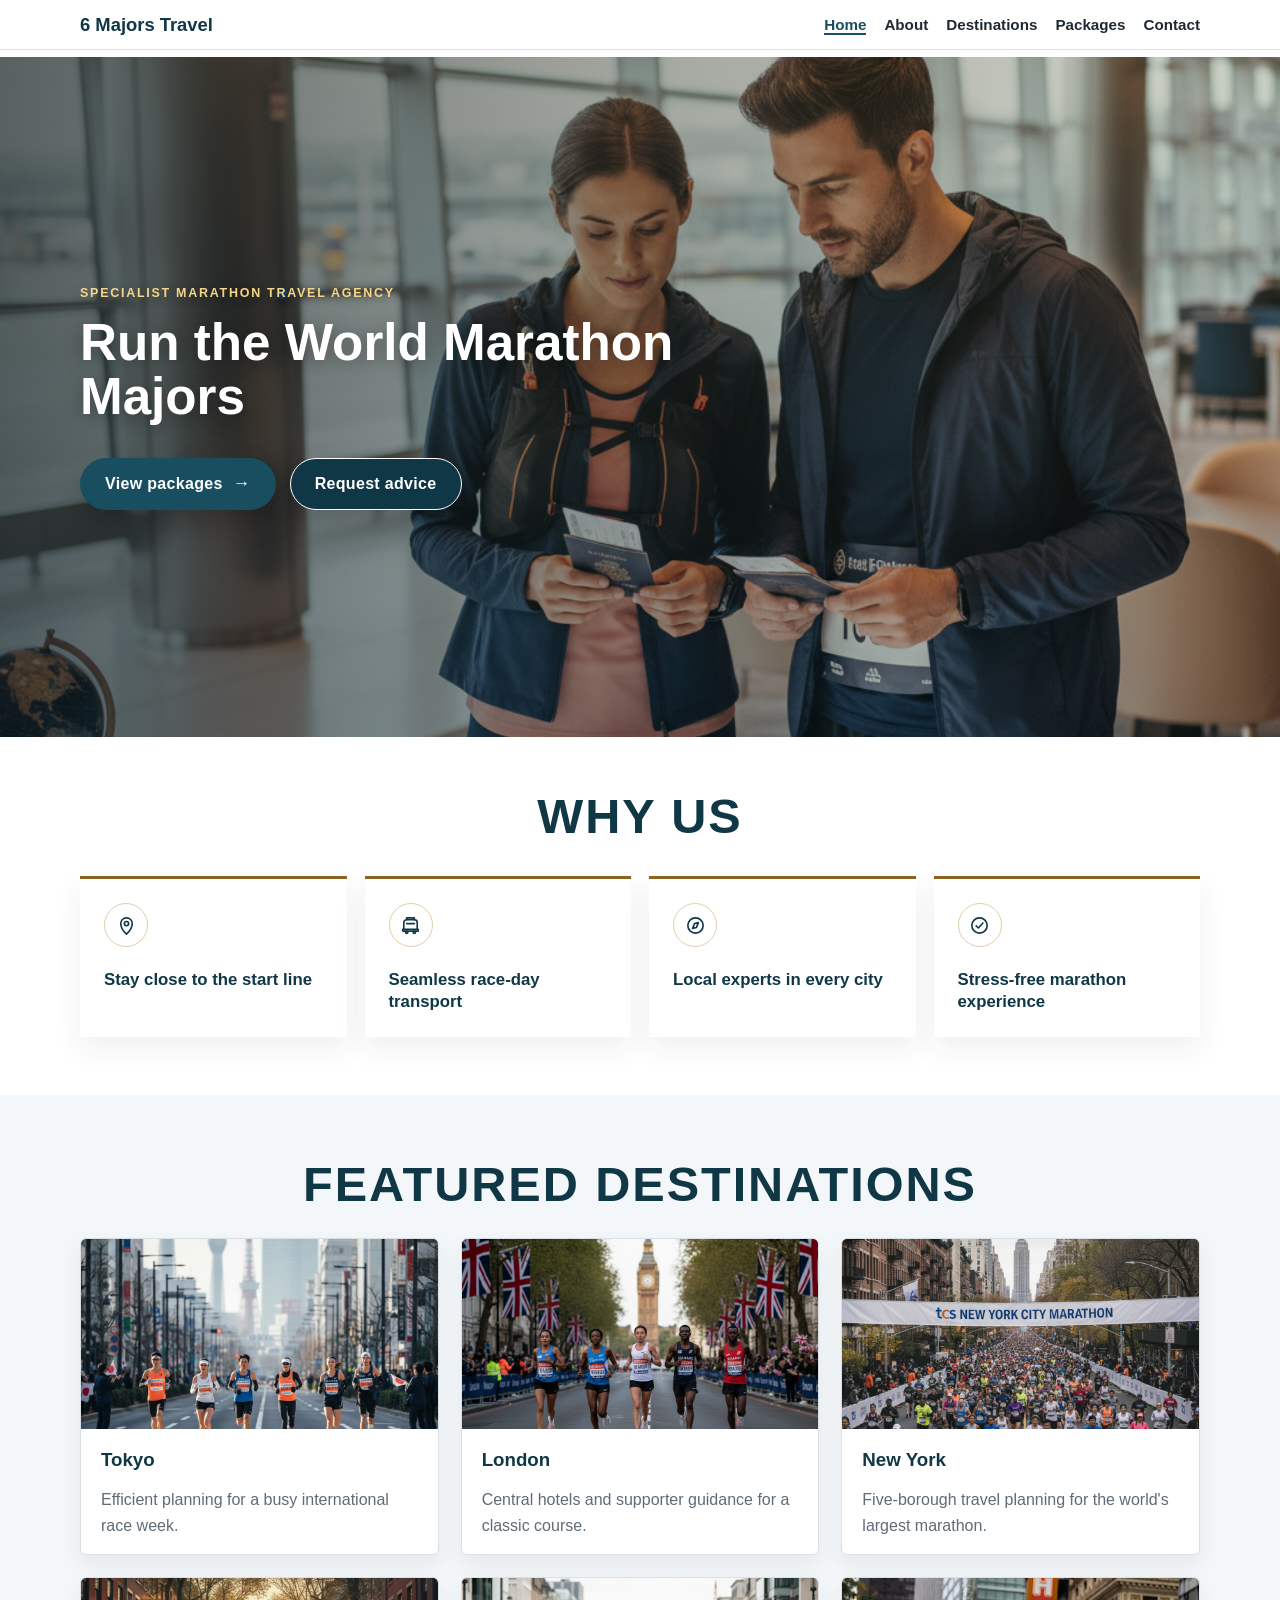
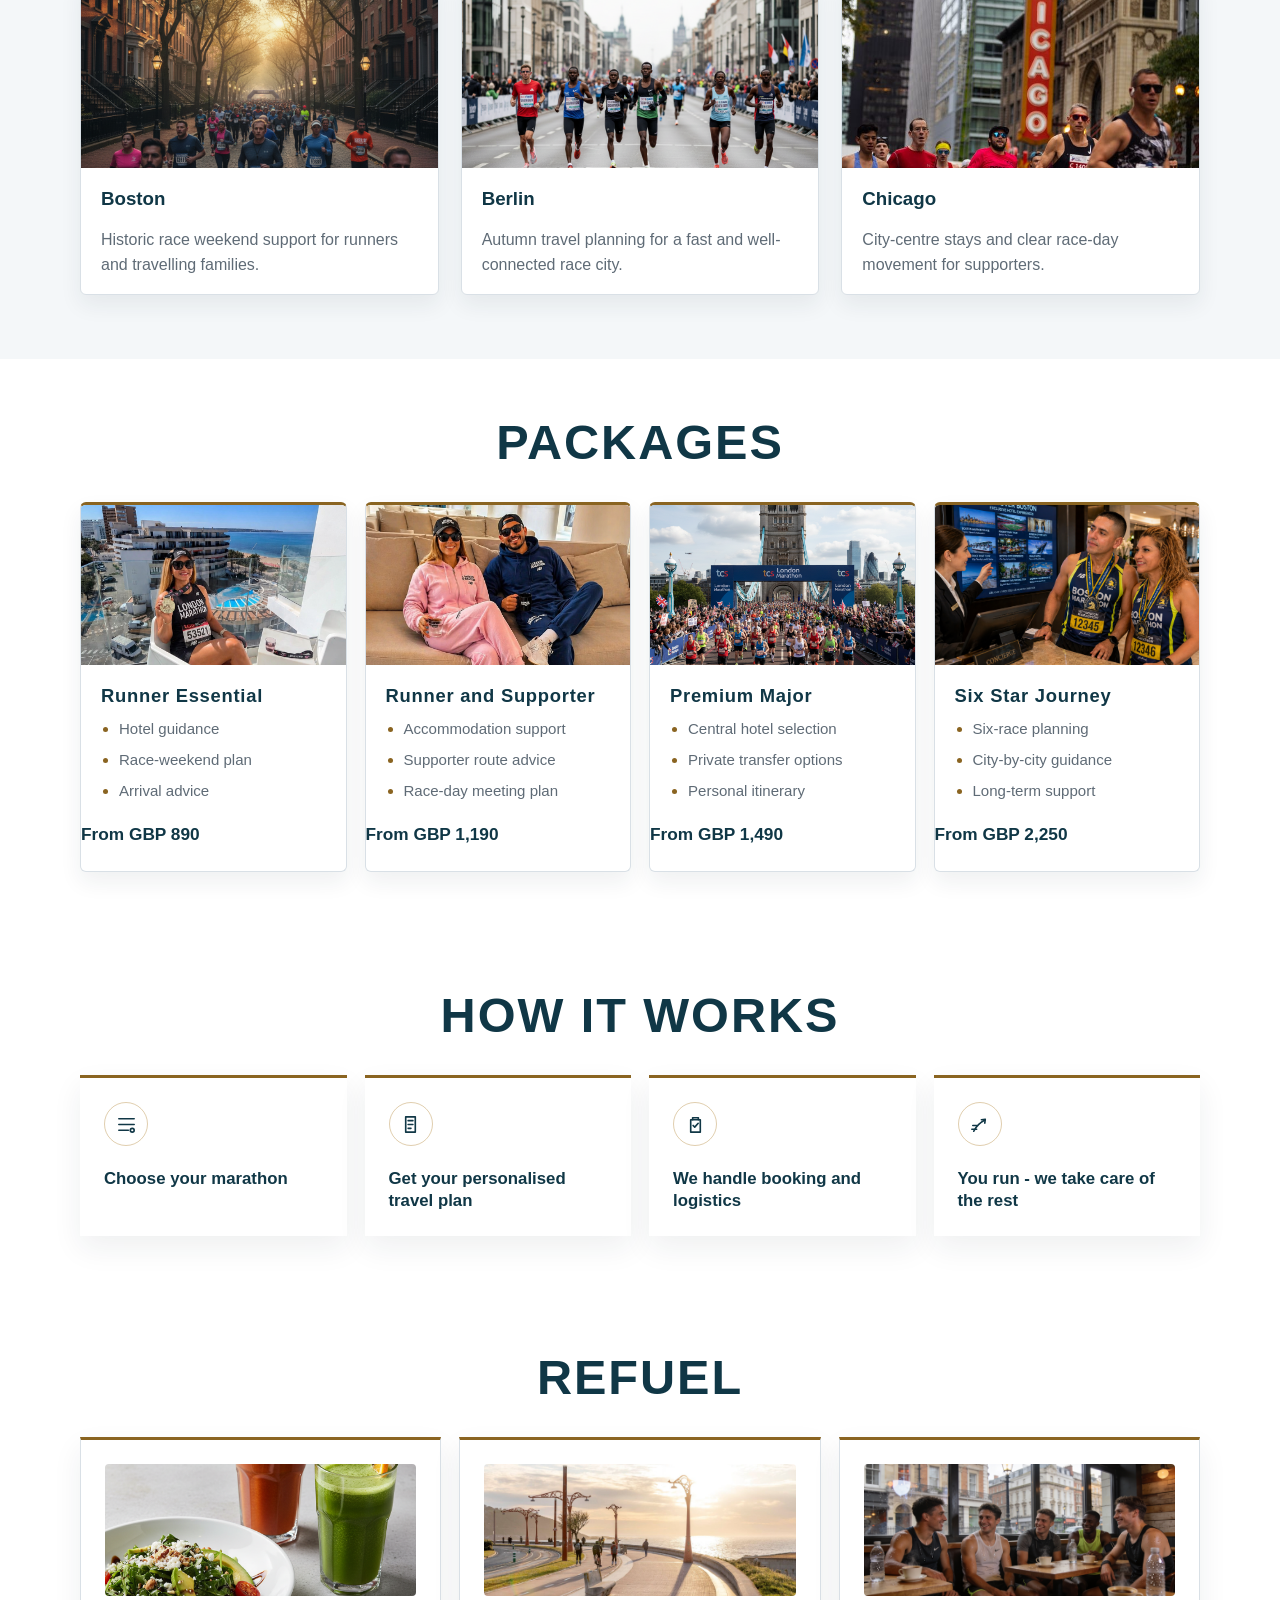
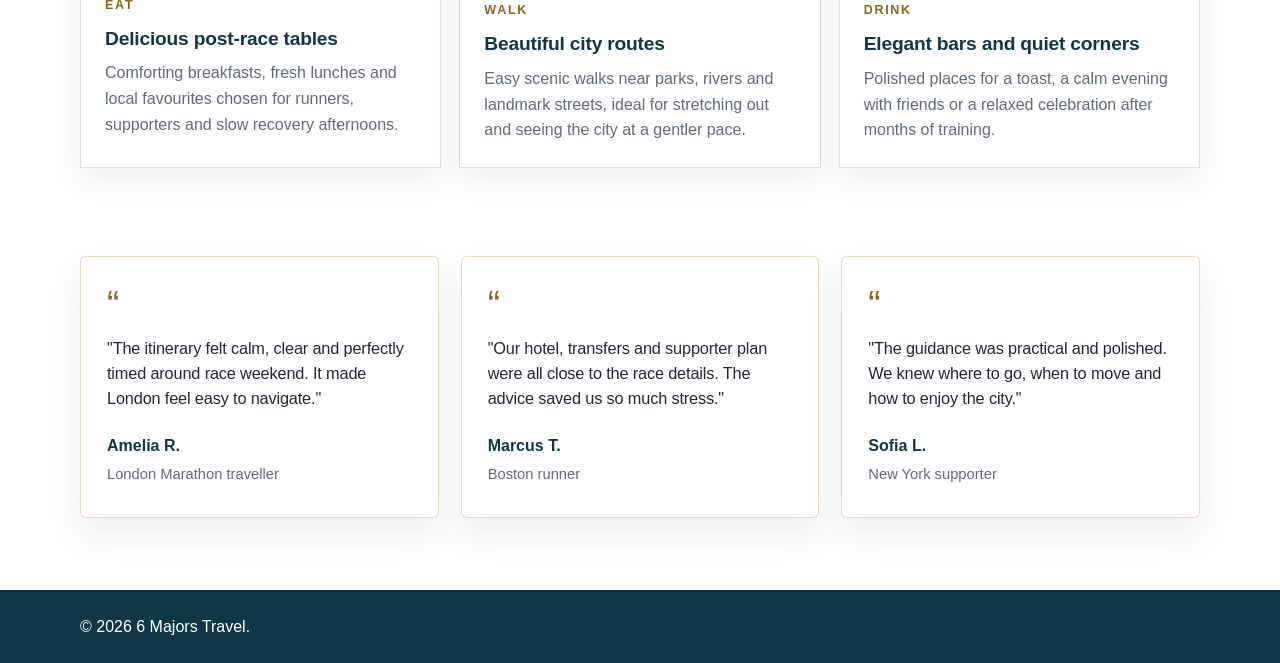
<file: index.html>
﻿<!DOCTYPE html>
<html lang="en">

<head>
  <meta charset="UTF-8">
  <meta name="viewport" content="width=device-width, initial-scale=1.0">
  <title>6 Majors Travel | Marathon Travel Agency</title>
  <link rel="stylesheet" href="style.css">
</head>

<body>
  <header class="site-header">
    <nav class="navbar" aria-label="Main navigation">
      <a class="logo" href="index.html">6 Majors Travel</a>
      <input class="nav-toggle-input" type="checkbox" id="nav-toggle-home" aria-label="Toggle navigation menu">
      <label class="nav-toggle" for="nav-toggle-home">
        <span class="sr-only">Toggle navigation menu</span>
        <span class="nav-toggle-line" aria-hidden="true"></span>
      </label>
      <ul class="nav-links">
        <li><a class="active" href="index.html" aria-current="page">Home</a></li>
        <li><a href="about.html">About</a></li>
        <li><a href="destinations.html">Destinations</a></li>
        <li><a href="packages.html">Packages</a></li>
        <li><a href="contact.html">Contact</a></li>
      </ul>
    </nav>
  </header>

  <main>
    <section class="hero">
      <span class="hero-slide hero-slide-jornalist" aria-hidden="true"></span>
      <span class="hero-slide hero-slide-lucy" aria-hidden="true"></span>
      <div class="hero-copy">
        <p class="eyebrow">Specialist marathon travel agency</p>
        <h1>Run the World Marathon Majors</h1>

        <div class="hero-actions">
          <a class="button hero-button-primary" href="packages.html">View packages <span aria-hidden="true">→</span></a>
          <a class="button button-secondary hero-button-secondary" href="contact.html">Request advice</a>
        </div>
      </div>
    </section>

    <section class="section why-us-section">
      <div class="section-heading centered-heading">
        <h2>WHY US</h2>
      </div>
      <div class="why-us-grid">
        <article>
          <span class="why-icon" aria-hidden="true">
            <svg viewBox="0 0 24 24" focusable="false">
              <path d="M12 21s6-5.2 6-11a6 6 0 0 0-12 0c0 5.8 6 11 6 11Z"></path>
              <circle cx="12" cy="10" r="2.2"></circle>
            </svg>
          </span>
          <h3>Stay close to the start line</h3>
        </article>
        <article>
          <span class="why-icon" aria-hidden="true">
            <svg viewBox="0 0 24 24" focusable="false">
              <path d="M5 16V8.8C5 7.2 6.2 6 7.8 6h8.4C17.8 6 19 7.2 19 8.8V16"></path>
              <path d="M4 16h16v2H4z"></path>
              <path d="M8 6V4h8v2"></path>
              <circle cx="8" cy="19" r="1.2"></circle>
              <circle cx="16" cy="19" r="1.2"></circle>
              <path d="M8 10h8"></path>
            </svg>
          </span>
          <h3>Seamless race-day transport</h3>
        </article>
        <article>
          <span class="why-icon" aria-hidden="true">
            <svg viewBox="0 0 24 24" focusable="false">
              <circle cx="12" cy="12" r="8"></circle>
              <path d="m15 9-2 5-4 1 2-5 4-1Z"></path>
            </svg>
          </span>
          <h3>Local experts in every city</h3>
        </article>
        <article>
          <span class="why-icon" aria-hidden="true">
            <svg viewBox="0 0 24 24" focusable="false">
              <circle cx="12" cy="12" r="8"></circle>
              <path d="m8.5 12.3 2.3 2.3 4.8-5.2"></path>
            </svg>
          </span>
          <h3>Stress-free marathon experience</h3>
        </article>
      </div>
    </section>

    <section class="section muted">
      <div class="section-heading centered-heading">
        <h2>FEATURED DESTINATIONS</h2>
      </div>
      <div class="destination-preview">
        <article>
          <a class="destination-official-link" href="https://www.marathon.tokyo/en/" target="_blank" rel="noopener"
            aria-label="Tokyo marathon destination, opens official race website in a new tab">
            <img src="assets/tokio2.png" alt="">
            <h3>Tokyo</h3>
            <p>Efficient planning for a busy international race week.</p>
          </a>
        </article>
        <article>
          <a class="destination-official-link" href="https://www.tcslondonmarathon.com/" target="_blank" rel="noopener"
            aria-label="London marathon destination, opens official race website in a new tab">
            <img src="assets/londi.png" alt="">
            <h3>London</h3>
            <p>Central hotels and supporter guidance for a classic course.</p>
          </a>
        </article>
        <article>
          <a class="destination-official-link" href="https://www.nyrr.org/tcsnycmarathon" target="_blank"
            rel="noopener" aria-label="New York marathon destination, opens official race website in a new tab">
            <img src="assets/nyork.png" alt="">
            <h3>New York</h3>
            <p>Five-borough travel planning for the world's largest marathon.</p>
          </a>
        </article>
        <article>
          <a class="destination-official-link" href="https://www.baa.org/races/boston-marathon/" target="_blank"
            rel="noopener" aria-label="Boston marathon destination, opens official race website in a new tab">
            <img src="assets/bostonepic.png" alt="">
            <h3>Boston</h3>
            <p>Historic race weekend support for runners and travelling families.</p>
          </a>
        </article>
        <article>
          <a class="destination-official-link" href="https://www.bmw-berlin-marathon.com/en/" target="_blank"
            rel="noopener" aria-label="Berlin marathon destination, opens official race website in a new tab">
            <img src="assets/berli.png" alt="">
            <h3>Berlin</h3>
            <p>Autumn travel planning for a fast and well-connected race city.</p>
          </a>
        </article>
        <article>
          <a class="destination-official-link" href="https://www.chicagomarathon.com/" target="_blank" rel="noopener"
            aria-label="Chicago marathon destination, opens official race website in a new tab">
            <img src="assets/chicago.jpg" alt="">
            <h3>Chicago</h3>
            <p>City-centre stays and clear race-day movement for supporters.</p>
          </a>
        </article>
      </div>
    </section>

    <section class="section packages-section">
      <div class="section-heading centered-heading">
        <h2>PACKAGES</h2>
      </div>
      <div class="home-package-grid">
        <article class="package-card">
          <a class="package-contact-link" href="contact.html" aria-label="Request information about the Runner Essential package">
            <img src="assets/lucy3.png" alt="">
            <h2>Runner Essential</h2>
            <ul>
              <li>Hotel guidance</li>
              <li>Race-weekend plan</li>
              <li>Arrival advice</li>
            </ul>
            <h3 class="price">From GBP 890</h3>
          </a>
        </article>
        <article class="package-card">
          <a class="package-contact-link" href="contact.html" aria-label="Request information about the Runner and Supporter package">
            <img src="assets/lucy4.png" alt=""
              style="--media-pos: center 28%; --media-pos-mobile: center 24%;">
            <h2>Runner and Supporter</h2>
            <ul>
              <li>Accommodation support</li>
              <li>Supporter route advice</li>
              <li>Race-day meeting plan</li>
            </ul>
            <h3 class="price">From GBP 1,190</h3>
          </a>
        </article>
        <article class="package-card">
          <a class="package-contact-link" href="contact.html" aria-label="Request information about the Premium Major package">
            <img src="assets/londonlast.png" alt="">
            <h2>Premium Major</h2>
            <ul>
              <li>Central hotel selection</li>
              <li>Private transfer options</li>
              <li>Personal itinerary</li>
            </ul>
            <h3 class="price">From GBP 1,490</h3>
          </a>
        </article>
        <article class="package-card">
          <a class="package-contact-link" href="contact.html" aria-label="Request information about the Six Star Journey package">
            <img src="assets/luzhotel.png" alt="">
            <h2>Six Star Journey</h2>
            <ul>
              <li>Six-race planning</li>
              <li>City-by-city guidance</li>
              <li>Long-term support</li>
            </ul>
            <h3 class="price">From GBP 2,250</h3>
          </a>
        </article>
      </div>
    </section>

    <section class="section how-it-works-section">
      <div class="section-heading centered-heading">
        <h2>HOW IT WORKS</h2>
      </div>
      <div class="process-grid">
        <article>
          <span class="why-icon" aria-hidden="true">
            <svg viewBox="0 0 24 24" focusable="false">
              <path d="M4 6h16"></path>
              <path d="M4 12h16"></path>
              <path d="M4 18h10"></path>
              <circle cx="18" cy="18" r="2"></circle>
            </svg>
          </span>
          <h3>Choose your marathon</h3>
        </article>
        <article>
          <span class="why-icon" aria-hidden="true">
            <svg viewBox="0 0 24 24" focusable="false">
              <path d="M7 4h10v16H7z"></path>
              <path d="M9.5 8h5"></path>
              <path d="M9.5 12h5"></path>
              <path d="M9.5 16h3"></path>
            </svg>
          </span>
          <h3>Get your personalised travel plan</h3>
        </article>
        <article>
          <span class="why-icon" aria-hidden="true">
            <svg viewBox="0 0 24 24" focusable="false">
              <path d="M7 7h10v13H7z"></path>
              <path d="M9 7V5h6v2"></path>
              <path d="m9.5 13 1.7 1.7 3.6-4"></path>
            </svg>
          </span>
          <h3>We handle booking and logistics</h3>
        </article>
        <article>
          <span class="why-icon" aria-hidden="true">
            <svg viewBox="0 0 24 24" focusable="false">
              <path d="M6 19c2-4.5 5.5-8.5 12-12"></path>
              <path d="m14 7 4-.5-.5 4"></path>
              <path d="M5 13h4"></path>
              <path d="M4 17h5"></path>
            </svg>
          </span>
          <h3>You run - we take care of the rest</h3>
        </article>
      </div>
    </section>

    <section class="section refuel-section">
      <div class="section-heading centered-heading">
        <h2>REFUEL</h2>
      </div>
      <div class="refuel-layout">
        <article class="refuel-feature">
          <img src="assets/healthy.png" alt="Fresh salad and smoothies for runners">
          <span>Eat</span>
          <h3>Delicious post-race tables</h3>
          <p>Comforting breakfasts, fresh lunches and local favourites chosen for runners, supporters and slow recovery
            afternoons.</p>
        </article>
        <article class="refuel-note">
          <img src="assets/Paseo-Maritimo-1536x862.jpg" alt="Seafront promenade for a recovery walk">
          <span>Walk</span>
          <h3>Beautiful city routes</h3>
          <p>Easy scenic walks near parks, rivers and landmark streets, ideal for stretching out and seeing the city at
            a gentler pace.</p>
        </article>
        <article class="refuel-note">
          <img src="assets/generated-image-1.png" alt="Runners relaxing in a cafe after training">
          <span>Drink</span>
          <h3>Elegant bars and quiet corners</h3>
          <p>Polished places for a toast, a calm evening with friends or a relaxed celebration after months of training.
          </p>
        </article>
      </div>
    </section>

    <section class="section testimonials" aria-label="Customer testimonials">
      <div class="testimonial-grid">
        <article class="testimonial-card">
          <p>"The itinerary felt calm, clear and perfectly timed around race weekend. It made London feel easy to
            navigate."</p>
          <h3>Amelia R.</h3>
          <span>London Marathon traveller</span>
        </article>
        <article class="testimonial-card">
          <p>"Our hotel, transfers and supporter plan were all close to the race details. The advice saved us so much
            stress."</p>
          <h3>Marcus T.</h3>
          <span>Boston runner</span>
        </article>
        <article class="testimonial-card">
          <p>"The guidance was practical and polished. We knew where to go, when to move and how to enjoy the city."</p>
          <h3>Sofia L.</h3>
          <span>New York supporter</span>
        </article>
      </div>
    </section>
  </main>

  <footer class="site-footer">
    <p>&copy; 2026 6 Majors Travel.</p>
  </footer>
</body>

</html>
</file>
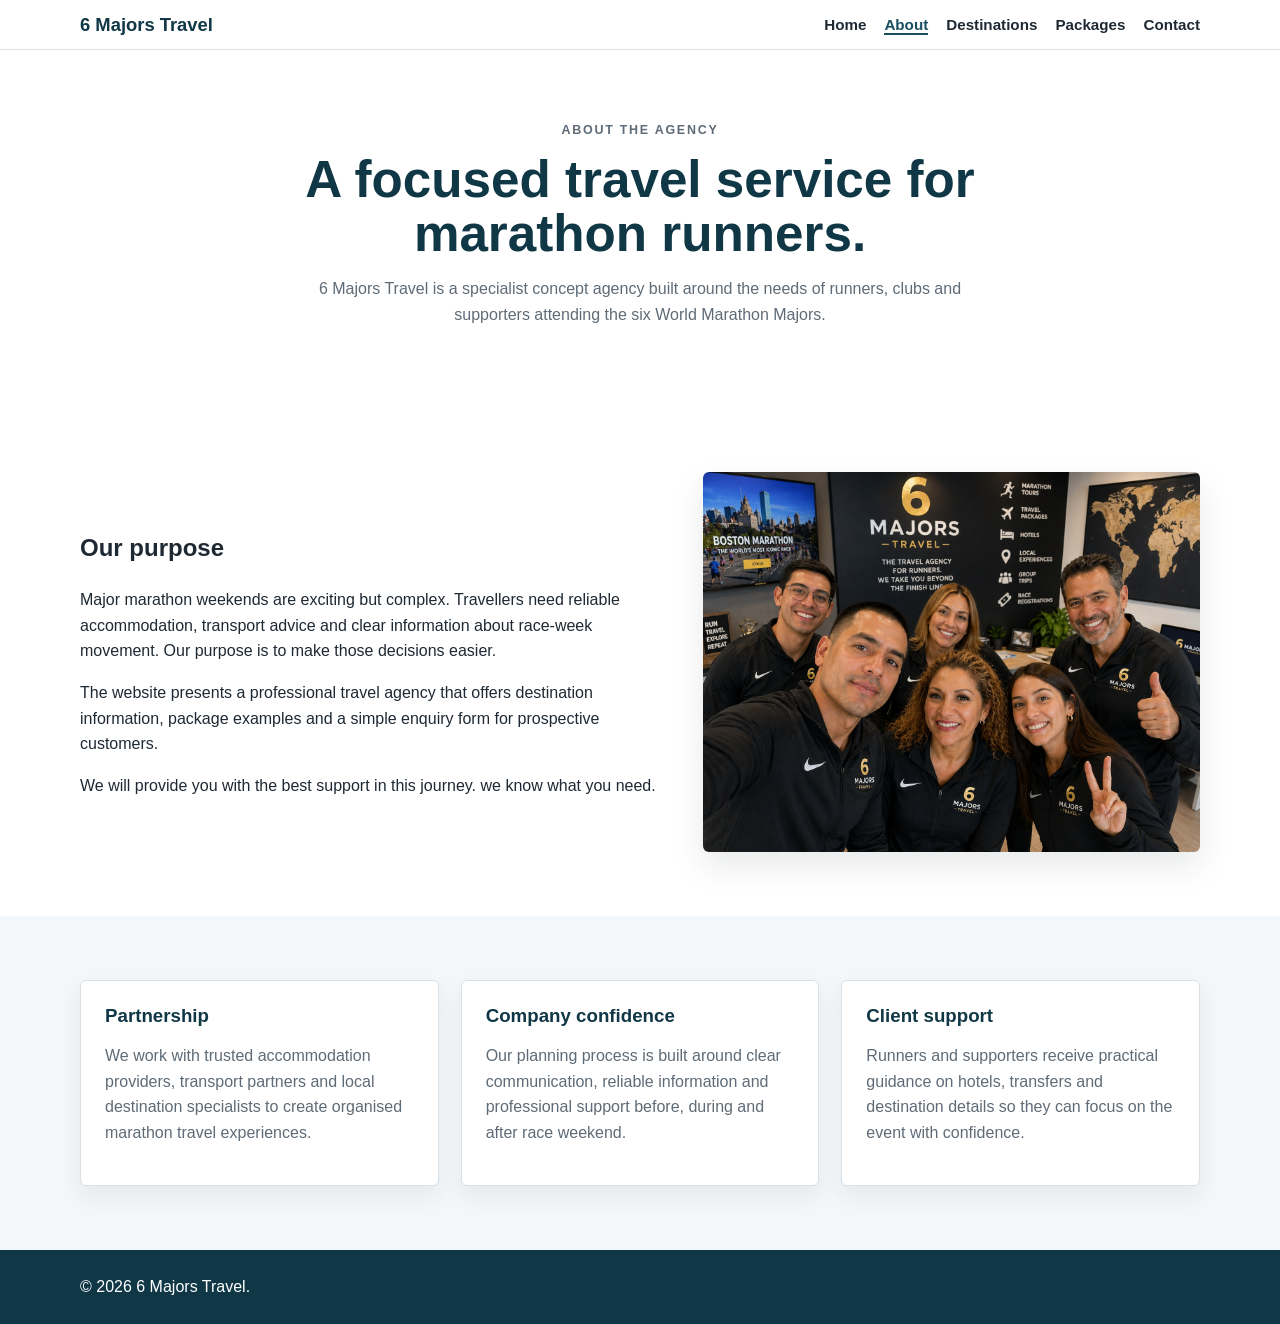
<file: about.html>
<!DOCTYPE html>
<html lang="en">

<head>
  <meta charset="UTF-8">
  <meta name="viewport" content="width=device-width, initial-scale=1.0">
  <title>About | 6 Majors Travel</title>
  <link rel="stylesheet" href="style.css?v=20">
</head>

<body>
  <header class="site-header">
    <nav class="navbar" aria-label="Main navigation">
      <a class="logo" href="index.html">6 Majors Travel</a>
      <input class="nav-toggle-input" type="checkbox" id="nav-toggle-about" aria-label="Toggle navigation menu">
      <label class="nav-toggle" for="nav-toggle-about">
        <span style="position: absolute; width: 1px; height: 1px; padding: 0; margin: -1px; overflow: hidden; clip: rect(0, 0, 0, 0); white-space: nowrap; border: 0;">Toggle navigation menu</span>
        <span class="nav-toggle-line" aria-hidden="true"></span>
      </label>
      <ul class="nav-links">
        <li><a href="index.html">Home</a></li>
        <li><a class="active" href="about.html" aria-current="page">About</a></li>
        <li><a href="destinations.html">Destinations</a></li>
        <li><a href="packages.html">Packages</a></li>
        <li><a href="contact.html">Contact</a></li>
      </ul>
    </nav>
  </header>

  <main>
    <section class="page-hero">
      <p class="eyebrow">About the agency</p>
      <h1>A focused travel service for marathon runners.</h1>
      <p>6 Majors Travel is a specialist concept agency built around the needs of runners, clubs and supporters
        attending the six World Marathon Majors.</p>
    </section>

    <section class="section two-column">
      <div>
        <h2>Our purpose</h2>
        <p>Major marathon weekends are exciting but complex. Travellers need reliable accommodation, transport advice
          and clear information about race-week movement. Our purpose is to make those decisions easier.</p>
        <p>The website presents a professional travel agency that offers destination information, package examples and a
          simple enquiry form for prospective customers.</p>
        <p>We will provide you with the best support in this journey. we know what you need.</p>
      </div>
      <img src="assets/lucy6.png" alt="Marathon travel clients relaxing during their trip"
        style="--media-pos: center 38%; --media-pos-mobile: center 40%;">
    </section>

    <section class="section muted" aria-label="Agency services">
      <div class="service-grid">
        <article class="info-card">
          <h3>Partnership</h3>
          <p>We work with trusted accommodation providers, transport partners and local destination specialists to
            create
            organised marathon travel experiences.</p>
        </article>
        <article class="info-card">
          <h3>Company confidence</h3>
          <p>Our planning process is built around clear communication, reliable information and professional support
            before, during and after race weekend.</p>
        </article>
        <article class="info-card">
          <h3>Client support</h3>
          <p>Runners and supporters receive practical guidance on hotels, transfers and destination details so they can
            focus on the event with confidence.</p>
        </article>
      </div>
    </section>
  </main>

  <footer class="site-footer">
    <p>&copy; 2026 6 Majors Travel.</p>
  </footer>
</body>

</html>
</file>
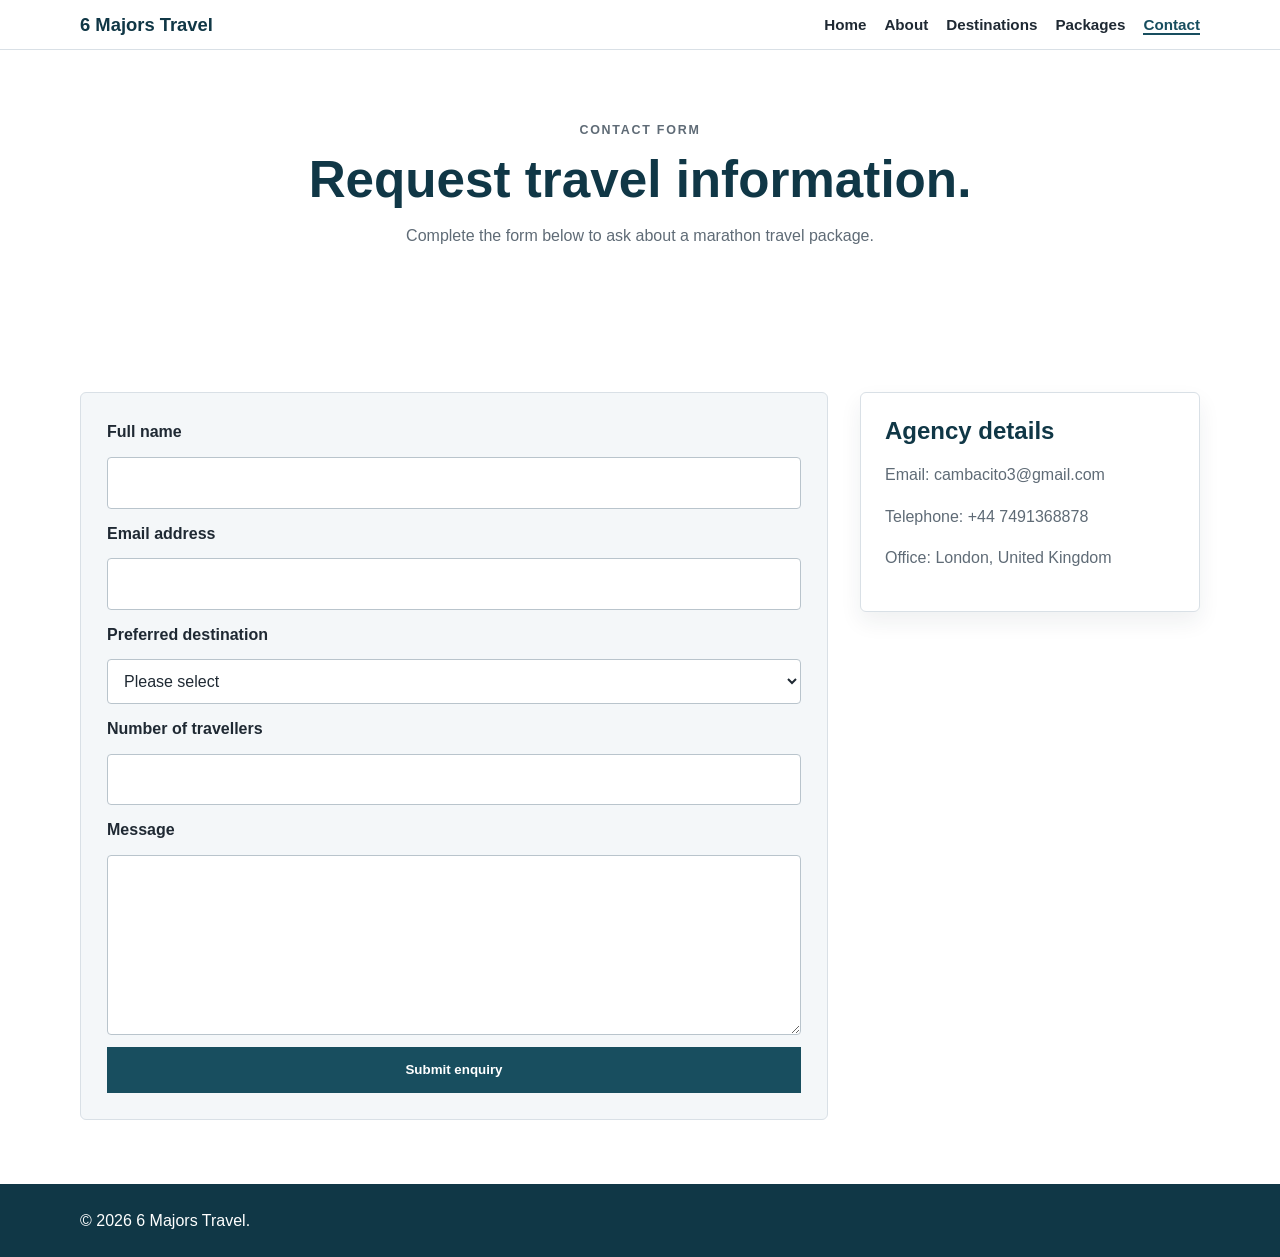
<file: contact.html>
<!DOCTYPE html>
<html lang="en">

<head>
  <meta charset="UTF-8">
  <meta name="viewport" content="width=device-width, initial-scale=1.0">
  <title>Contact | 6 Majors Travel</title>
  <link rel="stylesheet" href="style.css?v=20">
</head>

<body>
  <header class="site-header">
    <nav class="navbar" aria-label="Main navigation">
      <a class="logo" href="index.html">6 Majors Travel</a>
      <input class="nav-toggle-input" type="checkbox" id="nav-toggle-contact" aria-label="Toggle navigation menu">
      <label class="nav-toggle" for="nav-toggle-contact">
        <span style="position: absolute; width: 1px; height: 1px; padding: 0; margin: -1px; overflow: hidden; clip: rect(0, 0, 0, 0); white-space: nowrap; border: 0;">Toggle navigation menu</span>
        <span class="nav-toggle-line" aria-hidden="true"></span>
      </label>
      <ul class="nav-links">
        <li><a href="index.html">Home</a></li>
        <li><a href="about.html">About</a></li>
        <li><a href="destinations.html">Destinations</a></li>
        <li><a href="packages.html">Packages</a></li>
        <li><a class="active" href="contact.html" aria-current="page">Contact</a></li>
      </ul>
    </nav>
  </header>

  <main>
    <section class="page-hero">
      <p class="eyebrow">Contact form</p>
      <h1>Request travel information.</h1>
      <p>Complete the form below to ask about a marathon travel package.</p>
    </section>

    <section class="section contact-layout" aria-label="Contact form">
      <form class="contact-form" action="book" method="post">
        <label for="full-name">Full name</label>
        <input id="full-name" name="full-name" type="text" required>

        <label for="email">Email address</label>
        <input id="email" name="email" type="email" required>

        <label for="destination">Preferred destination</label>
        <select id="destination" name="destination">
          <option value="">Please select</option>
          <option>Tokyo</option>
          <option>Boston</option>
          <option>London</option>
          <option>Berlin</option>
          <option>Chicago</option>
          <option>New York</option>
        </select>

        <label for="travellers">Number of travellers</label>
        <input id="travellers" name="travellers" type="number" min="1" max="20">

        <label for="message">Message</label>
        <textarea id="message" name="message" rows="6"></textarea>

        <button class="button" type="submit">Submit enquiry</button>
      </form>

      <aside class="contact-panel">
        <h2>Agency details</h2>
        <p>Email: cambacito3@gmail.com</p>
        <p>Telephone: +44 7491368878</p>
        <p>Office: London, United Kingdom</p>
      </aside>
    </section>
  </main>

  <footer class="site-footer">
    <p>&copy; 2026 6 Majors Travel.</p>
  </footer>
</body>

</html>
</file>
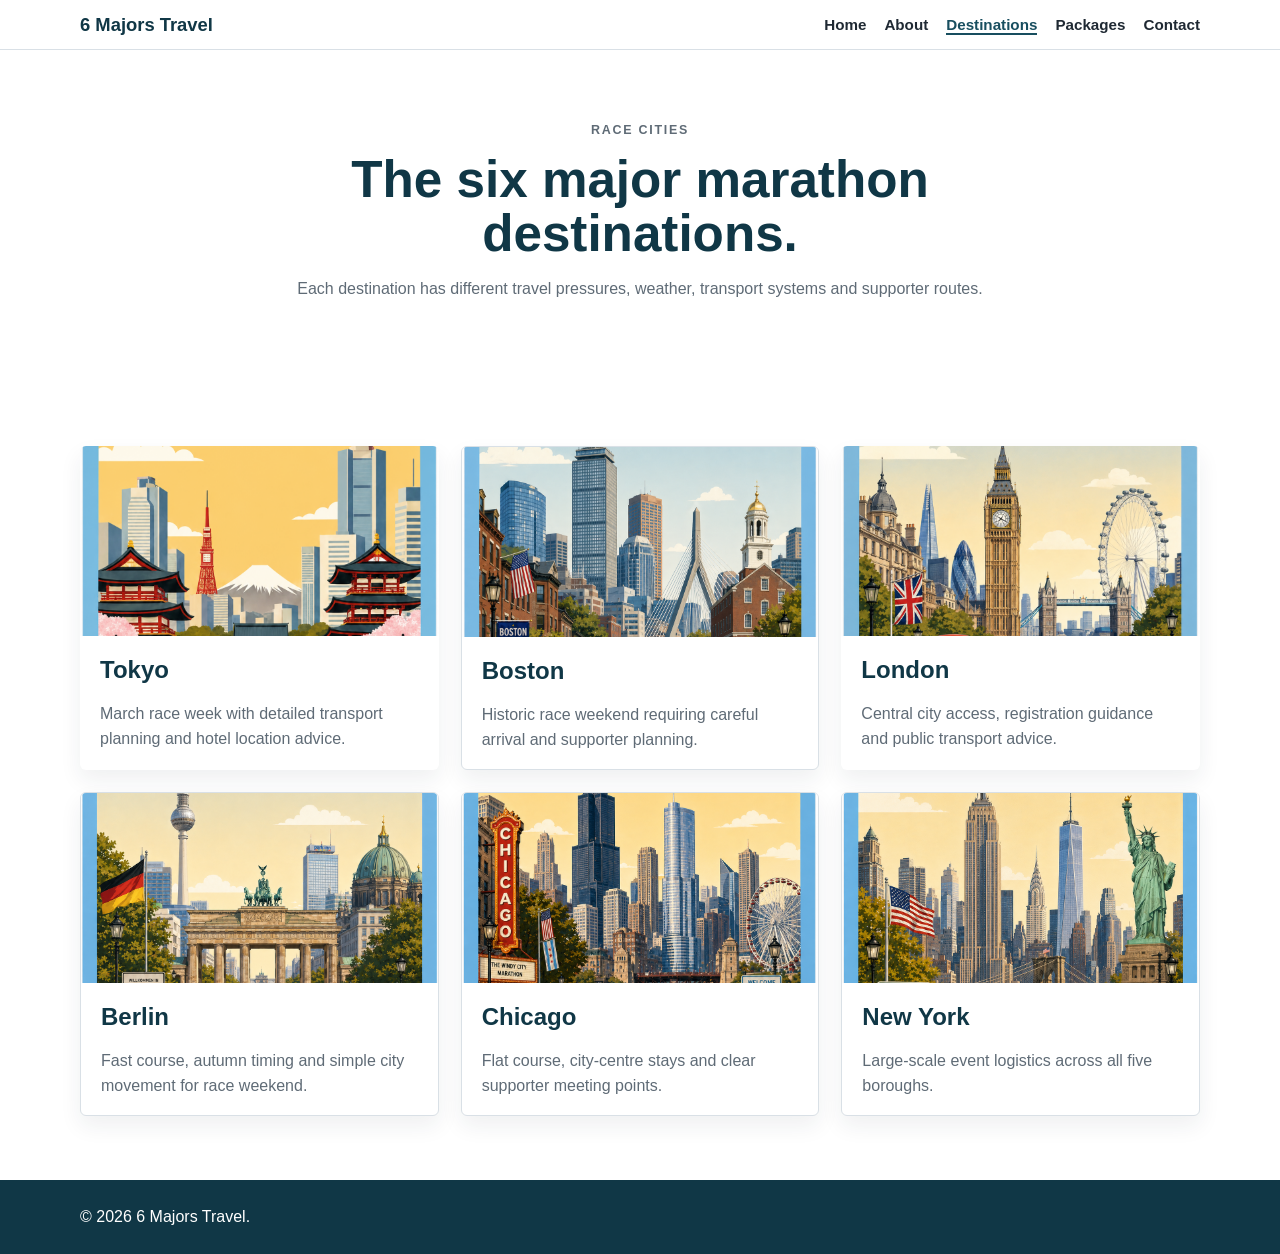
<file: destinations.html>
<!DOCTYPE html>
<html lang="en">

<head>
  <meta charset="UTF-8">
  <meta name="viewport" content="width=device-width, initial-scale=1.0">
  <title>Destinations | 6 Majors Travel</title>
  <link rel="stylesheet" href="style.css?v=20">
</head>

<body>
  <header class="site-header">
    <nav class="navbar" aria-label="Main navigation">
      <a class="logo" href="index.html">6 Majors Travel</a>
      <input class="nav-toggle-input" type="checkbox" id="nav-toggle-destinations" aria-label="Toggle navigation menu">
      <label class="nav-toggle" for="nav-toggle-destinations">
        <span style="position: absolute; width: 1px; height: 1px; padding: 0; margin: -1px; overflow: hidden; clip: rect(0, 0, 0, 0); white-space: nowrap; border: 0;">Toggle navigation menu</span>
        <span class="nav-toggle-line" aria-hidden="true"></span>
      </label>
      <ul class="nav-links">
        <li><a href="index.html">Home</a></li>
        <li><a href="about.html">About</a></li>
        <li><a class="active" href="destinations.html" aria-current="page">Destinations</a></li>
        <li><a href="packages.html">Packages</a></li>
        <li><a href="contact.html">Contact</a></li>
      </ul>
    </nav>
  </header>

  <main>
    <section class="page-hero">
      <p class="eyebrow">Race cities</p>
      <h1>The six major marathon destinations.</h1>
      <p>Each destination has different travel pressures, weather, transport systems and supporter routes.</p>
    </section>

    <section class="section" aria-label="Marathon destinations">
      <div class="destination-grid">
        <article class="destination-card no-border">
          <img src="assets/lucy7.png" alt="Tokyo marathon travel scene"
            style="--media-pos: center 42%; --media-pos-mobile: center 34%;">
          <h2>Tokyo</h2>
          <p>March race week with detailed transport planning and hotel location advice.</p>
        </article>
        <article class="destination-card">
          <img src="assets/london9.png" alt="Boston marathon travel scene"
            style="--media-pos: center 40%; --media-pos-mobile: center 34%;">
          <h2>Boston</h2>
          <p>Historic race weekend requiring careful arrival and supporter planning.</p>
        </article>
        <article class="destination-card no-border">
          <img src="assets/lucy8.png" alt="London marathon travel scene"
            style="--media-pos: center 42%; --media-pos-mobile: center 34%;">
          <h2>London</h2>
          <p>Central city access, registration guidance and public transport advice.</p>
        </article>
        <article class="destination-card">
          <img src="assets/berlin.png" alt="Berlin city view"
            style="--media-pos: center 46%; --media-pos-mobile: center 38%;">
          <h2>Berlin</h2>
          <p>Fast course, autumn timing and simple city movement for race weekend.</p>
        </article>
        <article class="destination-card">
          <img src="assets/lucy9.png" alt="Chicago marathon travel scene"
            style="--media-pos: center 48%; --media-pos-mobile: center 40%;">
          <h2>Chicago</h2>
          <p>Flat course, city-centre stays and clear supporter meeting points.</p>
        </article>
        <article class="destination-card">
          <img src="assets/lucy10.png" alt="New York marathon travel scene"
            style="--media-pos: center 44%; --media-pos-mobile: center 36%;">
          <h2>New York</h2>
          <p>Large-scale event logistics across all five boroughs.</p>
        </article>
      </div>
    </section>
  </main>

  <footer class="site-footer">
    <p>&copy; 2026 6 Majors Travel.</p>
  </footer>
</body>

</html>
</file>
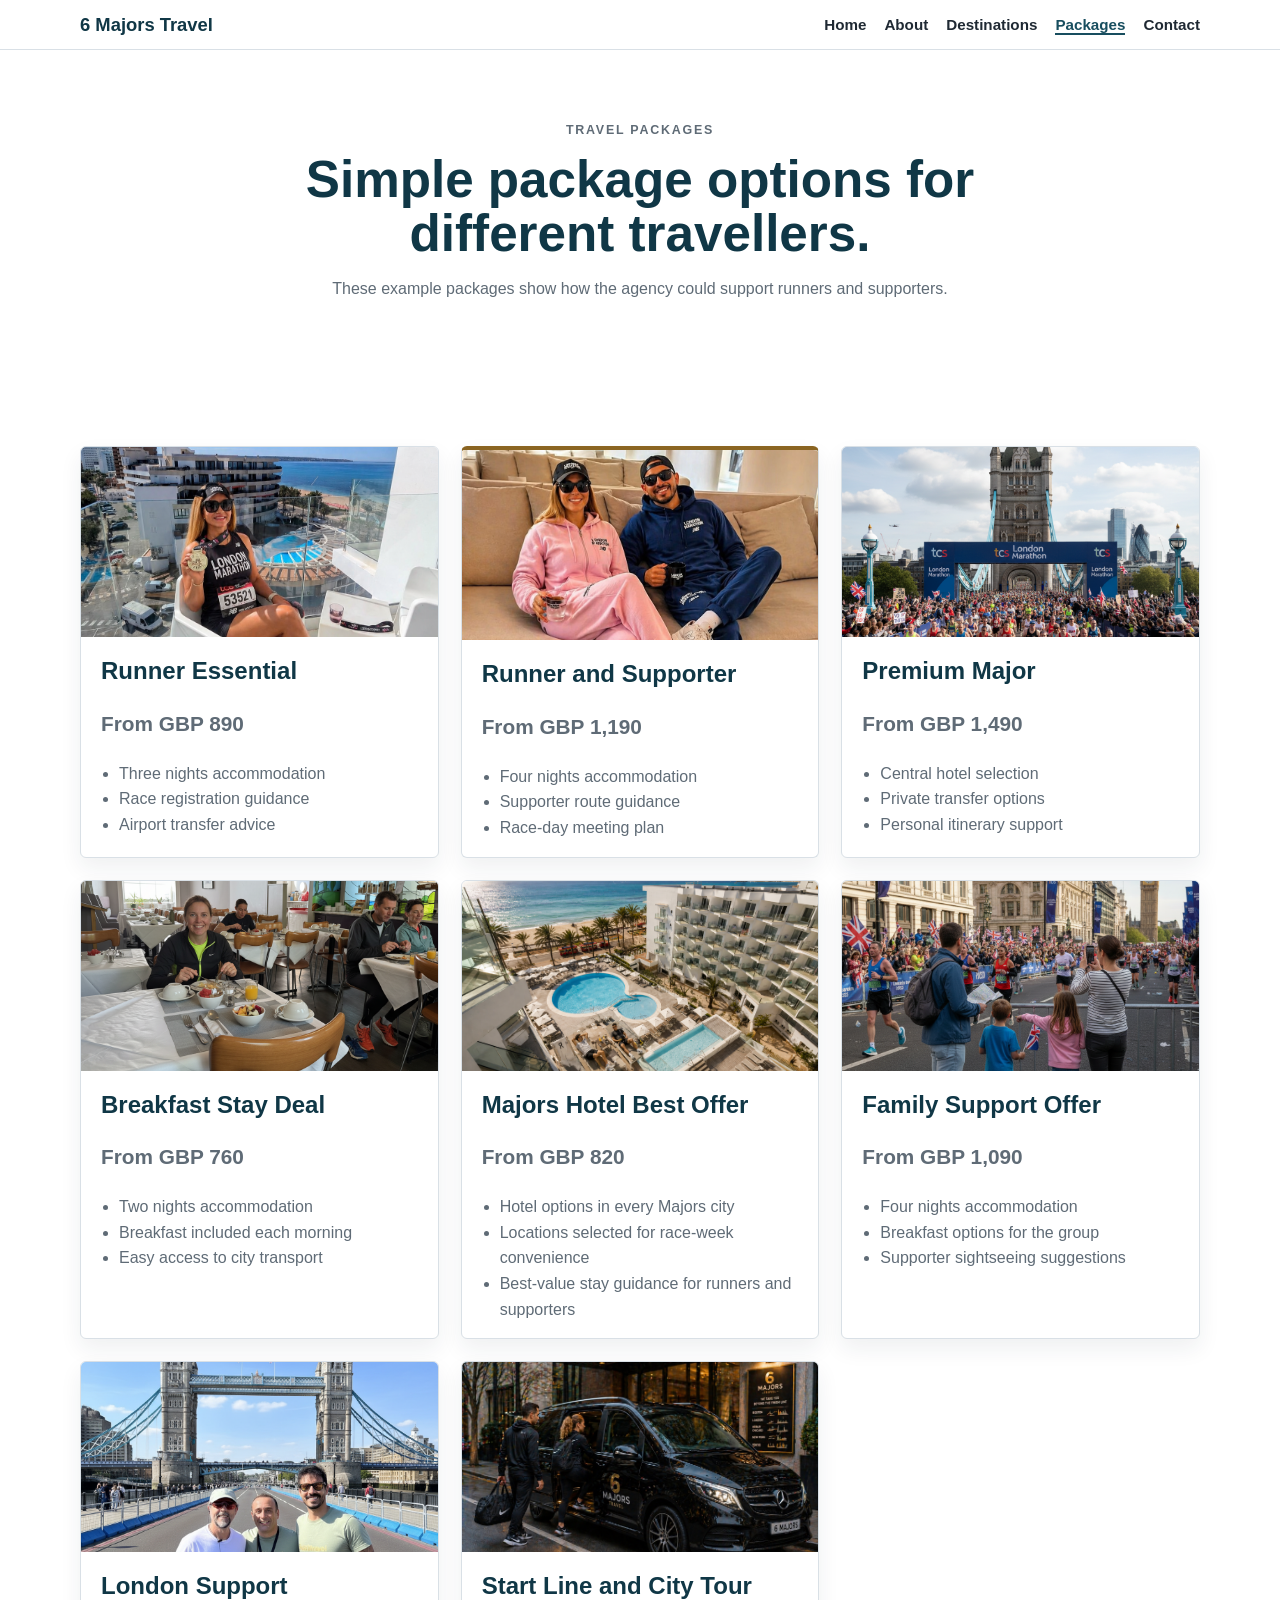
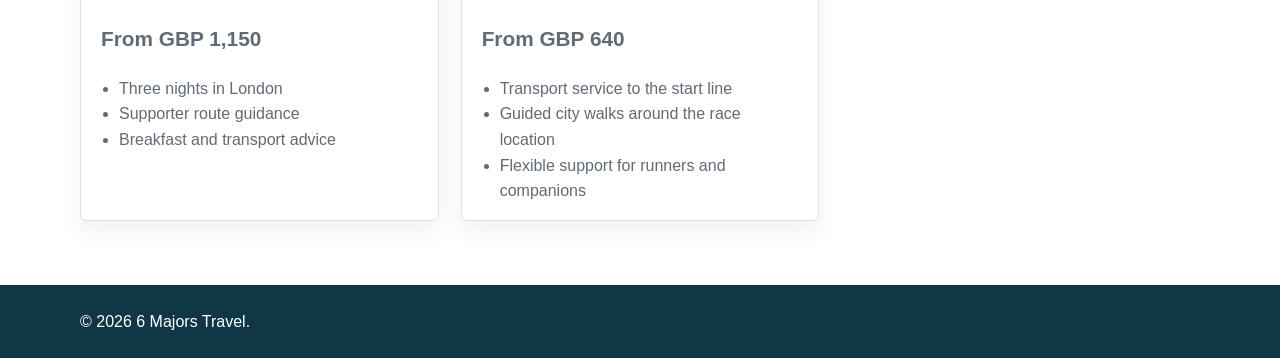
<file: packages.html>
<!DOCTYPE html>
<html lang="en">

<head>
  <meta charset="UTF-8">
  <meta name="viewport" content="width=device-width, initial-scale=1.0">
  <title>Packages | 6 Majors Travel</title>
  <link rel="stylesheet" href="style.css?v=20">
</head>

<body>
  <header class="site-header">
    <nav class="navbar" aria-label="Main navigation">
      <a class="logo" href="index.html">6 Majors Travel</a>
      <input class="nav-toggle-input" type="checkbox" id="nav-toggle-packages" aria-label="Toggle navigation menu">
      <label class="nav-toggle" for="nav-toggle-packages">
        <span style="position: absolute; width: 1px; height: 1px; padding: 0; margin: -1px; overflow: hidden; clip: rect(0, 0, 0, 0); white-space: nowrap; border: 0;">Toggle navigation menu</span>
        <span class="nav-toggle-line" aria-hidden="true"></span>
      </label>
      <ul class="nav-links">
        <li><a href="index.html">Home</a></li>
        <li><a href="about.html">About</a></li>
        <li><a href="destinations.html">Destinations</a></li>
        <li><a class="active" href="packages.html" aria-current="page">Packages</a></li>
        <li><a href="contact.html">Contact</a></li>
      </ul>
    </nav>
  </header>

  <main>
    <section class="page-hero">
      <p class="eyebrow">Travel packages</p>
      <h1>Simple package options for different travellers.</h1>
      <p>These example packages show how the agency could support runners and supporters.</p>
    </section>

    <section class="section" aria-label="Travel packages">
      <div class="package-grid">
        <article class="package-card">
          <a class="package-contact-link" href="contact.html" aria-label="Request information about the Runner Essential package">
            <img src="assets/lucy3.png" alt=""
              style="--media-pos: center 52%; --media-pos-mobile: center 56%;">
            <h2>Runner Essential</h2>
            <p class="price">From GBP 890</p>
            <ul>
              <li>Three nights accommodation</li>
              <li>Race registration guidance</li>
              <li>Airport transfer advice</li>
            </ul>
          </a>
        </article>
        <article class="package-card featured">
          <a class="package-contact-link" href="contact.html" aria-label="Request information about the Runner and Supporter package">
            <img src="assets/lucy4.png" alt=""
              style="--media-pos: center 28%; --media-pos-mobile: center 24%;">
            <h2>Runner and Supporter</h2>
            <p class="price">From GBP 1,190</p>
            <ul>
              <li>Four nights accommodation</li>
              <li>Supporter route guidance</li>
              <li>Race-day meeting plan</li>
            </ul>
          </a>
        </article>
        <article class="package-card">
          <a class="package-contact-link" href="contact.html" aria-label="Request information about the Premium Major package">
            <img src="assets/londonlast.png" alt=""
              style="--media-pos: center 34%; --media-pos-mobile: center 24%;">
            <h2>Premium Major</h2>
            <p class="price">From GBP 1,490</p>
            <ul>
              <li>Central hotel selection</li>
              <li>Private transfer options</li>
              <li>Personal itinerary support</li>
            </ul>
          </a>
        </article>
        <article class="package-card">
          <a class="package-contact-link" href="contact.html" aria-label="Request information about the Breakfast Stay Deal package">
            <img src="assets/harlingford1.png" alt=""
              style="--media-pos: center 58%; --media-pos-mobile: center 62%;">
            <h2>Breakfast Stay Deal</h2>
            <p class="price">From GBP 760</p>
            <ul>
              <li>Two nights accommodation</li>
              <li>Breakfast included each morning</li>
              <li>Easy access to city transport</li>
            </ul>
          </a>
        </article>
        <article class="package-card">
          <a class="package-contact-link" href="contact.html" aria-label="Request information about the Majors Hotel Best Offer package">
            <img src="assets/lucy12.png" alt=""
              style="--media-pos: center 50%; --media-pos-mobile: center 46%;">
            <h2>Majors Hotel Best Offer</h2>
            <p class="price">From GBP 820</p>
            <ul>
              <li>Hotel options in every Majors city</li>
              <li>Locations selected for race-week convenience</li>
              <li>Best-value stay guidance for runners and supporters</li>
            </ul>
          </a>
        </article>
        <article class="package-card">
          <a class="package-contact-link" href="contact.html" aria-label="Request information about the Family Support Offer package">
            <img src="assets/family_london.png" alt=""
              style="--media-pos: center 38%; --media-pos-mobile: center 30%;">
            <h2>Family Support Offer</h2>
            <p class="price">From GBP 1,090</p>
            <ul>
              <li>Four nights accommodation</li>
              <li>Breakfast options for the group</li>
              <li>Supporter sightseeing suggestions</li>
            </ul>
          </a>
        </article>
        <article class="package-card">
          <a class="package-contact-link" href="contact.html" aria-label="Request information about the London Support package">
            <img src="assets/london_suport.png" alt=""
              style="--media-pos: center 42%; --media-pos-mobile: center 32%;">
            <h2>London Support</h2>
            <p class="price">From GBP 1,150</p>
            <ul>
              <li>Three nights in London</li>
              <li>Supporter route guidance</li>
              <li>Breakfast and transport advice</li>
            </ul>
          </a>
        </article>
        <article class="package-card">
          <a class="package-contact-link" href="contact.html" aria-label="Request information about the Start Line and City Tour package">
            <img src="assets/lucy5.png" alt=""
              style="--media-pos: center 42%; --media-pos-mobile: center 34%;">
            <h2>Start Line and City Tour</h2>
            <p class="price">From GBP 640</p>
            <ul>
              <li>Transport service to the start line</li>
              <li>Guided city walks around the race location</li>
              <li>Flexible support for runners and companions</li>
            </ul>
          </a>
        </article>
      </div>
    </section>
  </main>

  <footer class="site-footer">
    <p>&copy; 2026 6 Majors Travel.</p>
  </footer>
</body>

</html>
</file>
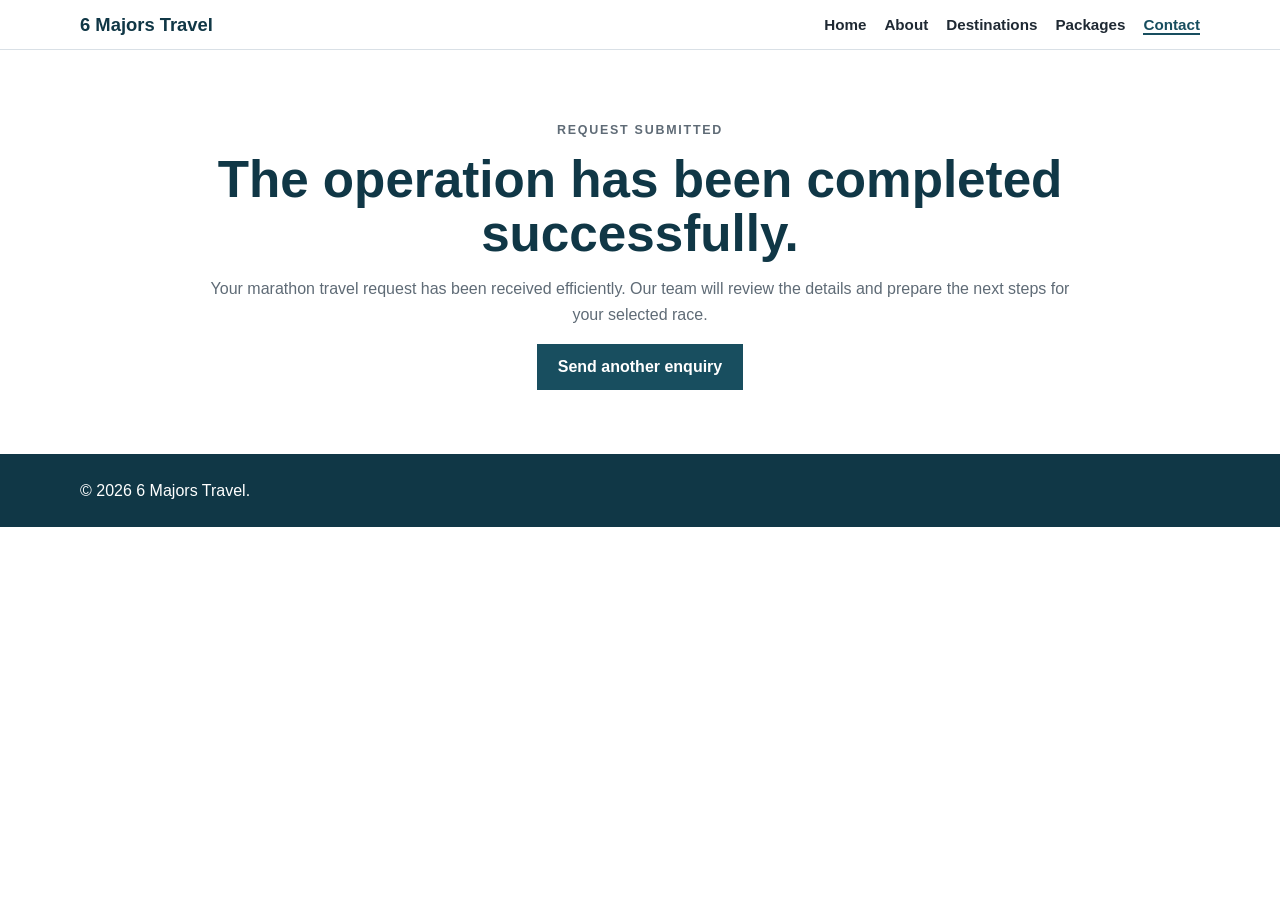
<file: request-confirmation.html>
<!DOCTYPE html>
<html lang="en">

<head>
  <meta charset="UTF-8">
  <meta name="viewport" content="width=device-width, initial-scale=1.0">
  <title>Request Confirmed | 6 Majors Travel</title>
  <link rel="stylesheet" href="style.css?v=20">
</head>

<body>
  <header class="site-header">
    <nav class="navbar" aria-label="Main navigation">
      <a class="logo" href="index.html">6 Majors Travel</a>
      <input class="nav-toggle-input" type="checkbox" id="nav-toggle-confirmation" aria-label="Toggle navigation menu">
      <label class="nav-toggle" for="nav-toggle-confirmation">
        <span style="position: absolute; width: 1px; height: 1px; padding: 0; margin: -1px; overflow: hidden; clip: rect(0, 0, 0, 0); white-space: nowrap; border: 0;">Toggle navigation menu</span>
        <span class="nav-toggle-line" aria-hidden="true"></span>
      </label>
      <ul class="nav-links">
        <li><a href="index.html">Home</a></li>
        <li><a href="about.html">About</a></li>
        <li><a href="destinations.html">Destinations</a></li>
        <li><a href="packages.html">Packages</a></li>
        <li><a class="active" href="contact.html" aria-current="page">Contact</a></li>
      </ul>
    </nav>
  </header>

  <main>
    <section class="page-hero">
      <p class="eyebrow">Request submitted</p>
      <h1>The operation has been completed successfully.</h1>
      <p>Your marathon travel request has been received efficiently. Our team will review the details and prepare the
        next steps for your selected race.</p>
      <a class="button" href="contact.html">Send another enquiry</a>
    </section>
  </main>

  <footer class="site-footer">
    <p>&copy; 2026 6 Majors Travel.</p>
  </footer>
</body>

</html>
</file>
<file: style.css>
:root {
  --ink: #1f2933;
  --muted: #5f6b76;
  --line: #d9e0e6;
  --panel: #ffffff;
  --soft: #f4f7f9;
  --brand: #184e5f;
  --brand-dark: #103746;
  --accent: #8a6421;
  --shadow: 0 14px 32px rgba(31, 41, 51, 0.10);
}

* {
  box-sizing: border-box;
}

body {
  margin: 0;
  padding-top: 57px;
  background: #ffffff;
  color: var(--ink);
  font-family: Arial, Helvetica, sans-serif;
  font-size: 16px;
  line-height: 1.6;
}

img {
  display: block;
  max-width: 100%;
}

a {
  color: var(--brand);
}

a:focus,
button:focus,
input:focus,
select:focus,
textarea:focus {
  outline: 3px solid rgba(24, 78, 95, 0.35);
  outline-offset: 2px;
}

.sr-only {
  position: absolute;
  width: 1px;
  height: 1px;
  padding: 0;
  margin: -1px;
  overflow: hidden;
  clip: rect(0, 0, 0, 0);
  white-space: nowrap;
  border: 0;
}

.site-header {
  position: fixed;
  top: 0;
  right: 0;
  left: 0;
  z-index: 10;
  background: #ffffff;
  border-bottom: 1px solid var(--line);
}

.navbar {
  display: flex;
  align-items: center;
  justify-content: space-between;
  gap: 28px;
  position: relative;
  width: min(1120px, calc(100% - 40px));
  margin: 0 auto;
  padding: 10px 0;
}

.logo {
  color: var(--brand-dark);
  font-size: 1.15rem;
  font-weight: 700;
  text-decoration: none;
}

.nav-links {
  display: flex;
  align-items: center;
  gap: 18px;
  margin: 0;
  padding: 0;
  list-style: none;
}

.nav-links a {
  color: var(--ink);
  font-size: 0.95rem;
  font-weight: 600;
  text-decoration: none;
}

.nav-links a:hover,
.nav-links a.active {
  color: var(--brand);
  border-bottom: 2px solid var(--brand);
}

.nav-toggle {
  display: none;
  align-items: center;
  justify-content: center;
  width: 48px;
  height: 48px;
  padding: 0;
  border: 1px solid rgba(16, 55, 70, 0.14);
  border-radius: 50%;
  background: #ffffff;
  color: var(--brand-dark);
  cursor: pointer;
  box-shadow: 0 10px 22px rgba(31, 41, 51, 0.08);
}

.nav-toggle-input {
  position: absolute;
  width: 1px;
  height: 1px;
  padding: 0;
  margin: -1px;
  overflow: hidden;
  clip: rect(0, 0, 0, 0);
  white-space: nowrap;
  border: 0;
}

.nav-toggle-line {
  position: relative;
  display: block;
  width: 20px;
  height: 2px;
  background: currentColor;
  transition: background 180ms ease;
}

.nav-toggle-line::before,
.nav-toggle-line::after {
  position: absolute;
  left: 0;
  width: 20px;
  height: 2px;
  background: currentColor;
  content: "";
  transition: transform 180ms ease, top 180ms ease;
}

.nav-toggle-line::before {
  top: -6px;
}

.nav-toggle-line::after {
  top: 6px;
}

.nav-toggle-input:checked + .nav-toggle .nav-toggle-line {
  background: transparent;
}

.nav-toggle-input:checked + .nav-toggle .nav-toggle-line::before {
  top: 0;
  transform: rotate(45deg);
}

.nav-toggle-input:checked + .nav-toggle .nav-toggle-line::after {
  top: 0;
  transform: rotate(-45deg);
}

.hero {
  display: flex;
  align-items: center;
  position: relative;
  overflow: hidden;
  width: 100%;
  min-height: 680px;
  padding: 96px max(20px, calc((100% - 1120px) / 2));
  background:
    linear-gradient(90deg, rgba(10, 22, 29, 0.64) 0%, rgba(10, 22, 29, 0.34) 44%, rgba(10, 22, 29, 0.06) 100%),
    linear-gradient(180deg, rgba(182, 139, 63, 0.16), rgba(16, 55, 70, 0.10));
}

.hero::before,
.hero::after,
.hero-slide {
  position: absolute;
  inset: 0;
  z-index: -1;
  background-size: cover;
  background-repeat: no-repeat;
  content: "";
}

.hero::before {
  background-image: url("assets/portada.png");
  background-position: 62% 28%;
  animation: heroFirstImage 40s infinite;
}

.hero::after {
  background-image: url("assets/run.webp");
  background-position: center 38%;
  opacity: 0;
  animation: heroSecondImage 40s infinite;
}

.hero-slide-jornalist {
  background-image: url("assets/jornalist.png");
  background-position: 53% center;
  opacity: 0;
  animation: heroThirdImage 40s infinite;
}

.hero-slide-lucy {
  background-image: url("assets/lucy11.png");
  background-position: center 38%;
  opacity: 0;
  animation: heroFourthImage 40s infinite;
}

.hero-copy {
  position: relative;
  max-width: 700px;
}

@keyframes heroFirstImage {
  0%,
  22% {
    opacity: 1;
  }

  27%,
  94% {
    opacity: 0;
  }

  100% {
    opacity: 1;
  }
}

@keyframes heroSecondImage {
  0%,
  22% {
    opacity: 0;
  }

  27%,
  47% {
    opacity: 1;
  }

  52%,
  100% {
    opacity: 0;
  }
}

@keyframes heroThirdImage {
  0%,
  47% {
    opacity: 0;
  }

  52%,
  72% {
    opacity: 1;
  }

  77%,
  100% {
    opacity: 0;
  }
}

@keyframes heroFourthImage {
  0%,
  72% {
    opacity: 0;
  }

  77%,
  94% {
    opacity: 1;
  }

  100% {
    opacity: 0;
  }
}

.hero h1,
.page-hero h1,
.section-heading h2 {
  margin: 0;
  color: var(--brand-dark);
  font-size: clamp(2.2rem, 4vw, 4.5rem);
  line-height: 1.05;
}

.hero p,
.page-hero p,
.section-heading p {
  color: var(--muted);
}

.hero h1 {
  color: #ffffff;
  max-width: 760px;
  text-shadow: 0 3px 18px rgba(0, 0, 0, 0.34);
}

.hero p {
  color: rgba(255, 255, 255, 0.94);
  max-width: 620px;
  text-shadow: 0 2px 12px rgba(0, 0, 0, 0.30);
}

.hero .eyebrow {
  color: #f6d58b;
}

.hero .button-secondary {
  border-color: #ffffff;
  background: var(--brand-dark);
  color: #ffffff;
}

.hero .button-secondary:hover {
  background: #184e5f;
}

.eyebrow {
  margin: 0 0 12px;
  color: var(--accent);
  font-size: 0.78rem;
  font-weight: 700;
  letter-spacing: 0.14em;
  text-transform: uppercase;
}

.hero-actions {
  display: flex;
  flex-wrap: wrap;
  gap: 14px;
  margin-top: 34px;
}

.hero .button {
  min-height: 52px;
  padding: 0 24px;
  border-radius: 999px;
  letter-spacing: 0.02em;
  box-shadow: 0 14px 28px rgba(0, 0, 0, 0.22);
  transition: transform 180ms ease, box-shadow 180ms ease, background 180ms ease;
}

.hero .button:hover {
  transform: translateY(-2px);
  box-shadow: 0 18px 34px rgba(0, 0, 0, 0.28);
}

.hero-button-primary {
  gap: 10px;
  border-color: #f6d58b;
  background: linear-gradient(135deg, #f6d58b, #b68b3f);
  color: #14222b;
}

.hero-button-primary:hover {
  background: linear-gradient(135deg, #ffe3a4, #c99b49);
}

.hero-button-primary span {
  font-size: 1.1rem;
  line-height: 1;
}

.hero-button-secondary {
  backdrop-filter: blur(8px);
}

.button {
  display: inline-flex;
  align-items: center;
  justify-content: center;
  min-height: 46px;
  padding: 0 20px;
  border: 1px solid var(--brand);
  background: var(--brand);
  color: #ffffff;
  font-weight: 700;
  text-decoration: none;
  cursor: pointer;
}

.button:hover {
  background: var(--brand-dark);
}

.button-secondary {
  background: #ffffff;
  color: var(--brand);
}

.button-secondary:hover {
  background: var(--soft);
}

.section,
.page-hero {
  width: min(1120px, calc(100% - 40px));
  margin: 0 auto;
  padding: 64px 0;
}

.intro-heading {
  position: relative;
  padding-top: 46px;
  padding-bottom: 34px;
  background: #ffffff;
}

.intro-heading::before {
  display: block;
  width: 72px;
  height: 3px;
  margin: 0 auto 22px;
  background: var(--accent);
  content: "";
}

.intro-heading .section-heading {
  margin-bottom: 0;
}

.intro-heading h2 {
  max-width: 820px;
  margin-right: auto;
  margin-left: auto;
  font-size: clamp(2rem, 3.2vw, 3.4rem);
  line-height: 1.12;
}

.intro-heading .eyebrow {
  margin-bottom: 10px;
}

.why-us-section,
.how-it-works-section {
  padding-top: 54px;
  padding-bottom: 58px;
}

.why-us-section .section-heading,
.how-it-works-section .section-heading {
  margin-bottom: 34px;
}

.why-us-section h2,
.how-it-works-section h2 {
  font-size: clamp(2rem, 3.8vw, 3.5rem);
  letter-spacing: 0.04em;
}

.why-us-grid,
.process-grid {
  display: grid;
  grid-template-columns: repeat(4, minmax(0, 1fr));
  gap: 18px;
}

.why-us-grid article,
.process-grid article {
  min-height: 150px;
  padding: 24px;
  border-top: 3px solid var(--accent);
  background: #ffffff;
  box-shadow: 0 12px 28px rgba(31, 41, 51, 0.07);
}

.why-icon {
  display: inline-flex;
  align-items: center;
  justify-content: center;
  width: 44px;
  height: 44px;
  margin-bottom: 22px;
  border: 1px solid rgba(182, 139, 63, 0.42);
  border-radius: 50%;
  color: var(--brand-dark);
}

.why-icon svg {
  width: 23px;
  height: 23px;
  fill: none;
  stroke: currentColor;
  stroke-linecap: round;
  stroke-linejoin: round;
  stroke-width: 1.7;
}

.why-us-grid h3,
.process-grid h3 {
  margin: 0;
  color: var(--brand-dark);
  font-size: 1.05rem;
  line-height: 1.3;
}

.page-hero {
  max-width: 860px;
  text-align: center;
}

.page-hero p:last-child {
  margin-right: auto;
  margin-left: auto;
  max-width: 720px;
}

.muted {
  width: 100%;
  max-width: none;
  padding-right: max(20px, calc((100% - 1120px) / 2));
  padding-left: max(20px, calc((100% - 1120px) / 2));
  background: var(--soft);
}

.section-heading {
  max-width: 720px;
  margin-bottom: 28px;
}

.centered-heading {
  margin-right: auto;
  margin-left: auto;
  text-align: center;
}

.mobile-scroll-hint {
  display: none;
}

main > .section .centered-heading h2 {
  font-size: clamp(2rem, 3.8vw, 3.5rem);
  letter-spacing: 0.04em;
}

.service-grid,
.destination-preview,
.destination-grid,
.package-grid,
.testimonial-grid {
  display: grid;
  grid-template-columns: repeat(3, minmax(0, 1fr));
  gap: 22px;
}

.info-card,
.destination-preview article,
.destination-card,
.package-card,
.contact-panel {
  background: var(--panel);
  border: 1px solid var(--line);
  border-radius: 6px;
  box-shadow: 0 10px 22px rgba(31, 41, 51, 0.07);
}

.info-card {
  padding: 24px;
}

.info-card h3,
.destination-preview h3,
.destination-card h2,
.package-card h2,
.contact-panel h2,
.reference-list h2 {
  margin: 0 0 10px;
  color: var(--brand-dark);
  line-height: 1.2;
}

.info-card p,
.destination-preview p,
.destination-card p,
.package-card p,
.contact-panel p,
.reference-list p {
  color: var(--muted);
}

.destination-preview article,
.destination-card,
.package-card {
  overflow: hidden;
}

.destination-preview article.no-border,
.destination-card.no-border {
  border: 0;
}

.destination-preview img,
.destination-card img,
.package-card img {
  width: 100%;
  height: 190px;
  object-fit: var(--media-fit, cover);
  object-position: var(--media-pos, center);
  background: var(--soft);
}

.destination-preview img {
  transition: transform 260ms ease;
}

.destination-preview article:hover img {
  transform: scale(1.04);
}

.destination-preview h3,
.destination-preview p,
.destination-preview .card-link,
.destination-card h2,
.destination-card p,
.package-card h2,
.package-card p,
.package-card ul {
  margin-right: 20px;
  margin-left: 20px;
}

.destination-preview h3,
.destination-card h2,
.package-card h2 {
  margin-top: 20px;
}

.card-link {
  display: inline-flex;
  margin-bottom: 22px;
  color: var(--brand);
  font-size: 0.92rem;
  font-weight: 700;
  text-decoration: none;
}

.card-link:hover {
  color: var(--brand-dark);
  text-decoration: underline;
}

.destination-official-link {
  display: block;
  color: inherit;
  text-decoration: none;
}

.destination-official-link:focus-visible {
  outline: 3px solid rgba(24, 78, 95, 0.35);
  outline-offset: 4px;
}

.package-contact-link {
  display: block;
  color: inherit;
  text-decoration: none;
}

.package-contact-link:focus-visible {
  outline: 3px solid rgba(24, 78, 95, 0.35);
  outline-offset: 4px;
}

.refuel-section {
  padding-top: 58px;
  padding-bottom: 64px;
}

.refuel-section .section-heading {
  margin-bottom: 34px;
}

.refuel-section h2 {
  font-size: clamp(2rem, 3.8vw, 3.5rem);
  letter-spacing: 0.04em;
}

.refuel-layout {
  display: grid;
  grid-template-columns: repeat(3, minmax(0, 1fr));
  gap: 18px;
}

.refuel-feature,
.refuel-note {
  min-height: 260px;
  padding: 24px;
  border: 1px solid var(--line);
  border-top: 3px solid var(--accent);
  background: #ffffff;
  box-shadow: 0 12px 28px rgba(31, 41, 51, 0.07);
}

.refuel-feature {
  display: flex;
  flex-direction: column;
}

.refuel-feature img,
.refuel-note img {
  width: 100%;
  height: 132px;
  object-fit: cover;
  border-radius: 4px;
  object-position: var(--media-pos, center);
}

.refuel-feature span,
.refuel-note span {
  color: var(--accent);
  font-size: 0.78rem;
  font-weight: 700;
  letter-spacing: 0.14em;
  text-transform: uppercase;
}

.refuel-feature h3,
.refuel-note h3 {
  margin: 12px 0 10px;
  color: var(--brand-dark);
  line-height: 1.18;
  letter-spacing: -0.01em;
}

.refuel-feature h3,
.refuel-note h3 {
  font-size: 1.2rem;
}

.refuel-feature p,
.refuel-note p {
  margin: 0;
  color: var(--muted);
}

.packages-section {
  padding-top: 58px;
  padding-bottom: 64px;
}

.packages-section .section-heading {
  margin-bottom: 34px;
}

.packages-section h2 {
  font-size: clamp(2rem, 3.8vw, 3.5rem);
  letter-spacing: 0.04em;
}

.home-package-grid {
  display: grid;
  grid-template-columns: repeat(4, minmax(0, 1fr));
  gap: 18px;
}

.home-package-grid .package-card {
  border-top: 3px solid var(--accent);
}

.home-package-grid .package-card img {
  height: 160px;
}

.home-package-grid .package-card h2 {
  font-size: 1.15rem;
}

.home-package-grid .package-card ul {
  display: grid;
  gap: 7px;
  margin-top: 0;
  margin-bottom: 18px;
  color: var(--muted);
  font-size: 0.94rem;
}

.home-package-grid .package-card li::marker {
  color: var(--accent);
}

.home-package-grid .price {
  margin-bottom: 22px;
  color: var(--brand-dark);
  font-size: 1.08rem;
}

.testimonials {
  padding-top: 24px;
  padding-bottom: 72px;
}

.testimonial-card {
  position: relative;
  padding: 30px 26px;
  background: #ffffff;
  border: 1px solid rgba(182, 139, 63, 0.34);
  border-radius: 6px;
  box-shadow: 0 16px 34px rgba(31, 41, 51, 0.08);
}

.testimonial-card::before {
  display: block;
  margin-bottom: 12px;
  color: var(--accent);
  font-size: 2.3rem;
  line-height: 1;
  content: "\201C";
}

.testimonial-card p {
  margin: 0 0 22px;
  color: var(--ink);
  font-size: 1.02rem;
  line-height: 1.55;
  letter-spacing: -0.01em;
}

.testimonial-card h3 {
  margin: 0;
  color: var(--brand-dark);
  font-size: 1rem;
}

.testimonial-card span {
  display: block;
  margin-top: 4px;
  color: var(--muted);
  font-size: 0.92rem;
}

.final-cta {
  padding-top: 24px;
  padding-bottom: 72px;
  text-align: center;
}

.final-cta-box {
  max-width: 920px;
  margin: 0 auto;
  padding: 42px 28px;
  border: 1px solid rgba(246, 213, 139, 0.72);
  border-radius: 6px;
  background: var(--brand-dark);
  color: #ffffff;
}

.final-cta-box h2 {
  max-width: 780px;
  margin: 0 auto 26px;
  color: #ffffff;
  font-size: clamp(2rem, 4vw, 4rem);
  line-height: 1.05;
}

.final-cta-box .button {
  border-color: #f6d58b;
  background: linear-gradient(135deg, #f6d58b, #b68b3f);
  color: #14222b;
}

.final-cta-box .button:hover {
  background: linear-gradient(135deg, #ffe3a4, #c99b49);
}

.two-column {
  display: grid;
  grid-template-columns: minmax(0, 1fr) minmax(280px, 0.85fr);
  gap: 38px;
  align-items: center;
}

.two-column img {
  width: 100%;
  height: 380px;
  object-fit: cover;
  object-position: var(--media-pos, center);
  border-radius: 6px;
  box-shadow: var(--shadow);
}

.price {
  color: var(--brand-dark);
  font-size: 1.3rem;
  font-weight: 700;
}

.package-card ul {
  padding-left: 18px;
  color: var(--muted);
}

.featured {
  border-top: 4px solid var(--accent);
}

.contact-layout {
  display: grid;
  grid-template-columns: minmax(0, 1fr) 340px;
  gap: 32px;
  align-items: start;
}

.contact-form {
  display: grid;
  gap: 12px;
  padding: 26px;
  background: var(--soft);
  border: 1px solid var(--line);
  border-radius: 6px;
}

.contact-form label {
  font-weight: 700;
}

.contact-form input,
.contact-form select,
.contact-form textarea {
  width: 100%;
  padding: 12px;
  border: 1px solid #b9c4cc;
  border-radius: 4px;
  background: #ffffff;
  color: var(--ink);
  font: inherit;
}

.contact-panel {
  padding: 24px;
}

.reference-list {
  max-width: 860px;
  margin: 0 auto;
}

.reference-list p {
  padding-bottom: 14px;
  border-bottom: 1px solid var(--line);
}

.site-footer {
  display: flex;
  align-items: center;
  justify-content: space-between;
  gap: 20px;
  padding: 24px max(20px, calc((100% - 1120px) / 2));
  background: var(--brand-dark);
  color: #ffffff;
}

.site-footer p {
  margin: 0;
}

.site-footer a {
  color: #ffffff;
}

@media (max-width: 860px) {
  body {
    padding-top: 65px;
  }

  .site-header {
    z-index: 1000;
  }

  .navbar {
    flex-wrap: wrap;
    gap: 16px;
    padding: 8px 0;
  }

  .nav-toggle {
    display: inline-flex;
  }

  .nav-links {
    display: none;
    position: absolute;
    top: calc(100% + 10px);
    right: 0;
    left: 0;
    z-index: 9;
    flex-direction: column;
    align-items: stretch;
    gap: 6px;
    padding: 14px;
    border: 1px solid rgba(16, 55, 70, 0.10);
    border-radius: 18px;
    background: rgba(255, 255, 255, 0.97);
    box-shadow: 0 20px 42px rgba(16, 55, 70, 0.16);
    opacity: 0;
    visibility: hidden;
    transform: translateY(-8px);
    pointer-events: none;
    transition: opacity 180ms ease, transform 180ms ease, visibility 180ms ease;
  }

  .nav-toggle-input:checked ~ .nav-links {
    display: flex;
    opacity: 1;
    visibility: visible;
    transform: translateY(0);
    pointer-events: auto;
  }

  .nav-links li {
    width: 100%;
  }

  .nav-links a {
    display: block;
    width: 100%;
    padding: 11px 12px;
    border-radius: 12px;
  }

  .nav-links a:hover,
  .nav-links a.active {
    border-bottom: none;
    background: var(--soft);
  }

  .site-footer {
    flex-direction: column;
    align-items: flex-start;
  }

  .nav-links {
    gap: 10px;
  }

  .two-column,
  .contact-layout {
    grid-template-columns: 1fr;
    gap: 24px;
  }

  .service-grid,
  .destination-preview,
  .destination-grid,
  .package-grid,
  .testimonial-grid,
  .why-us-grid,
  .process-grid,
  .home-package-grid {
    grid-template-columns: 1fr 1fr;
  }

  .refuel-layout {
    grid-template-columns: 1fr 1fr;
  }

  .hero {
    min-height: 620px;
    padding-top: 84px;
    padding-bottom: 84px;
  }

  .hero-copy {
    max-width: 560px;
  }

  .page-hero {
    padding-top: 52px;
    padding-bottom: 40px;
  }

  .final-cta-box {
    padding: 34px 24px;
  }

  .refuel-feature h3,
  .refuel-note h3 {
    line-height: 1.14;
    letter-spacing: -0.015em;
  }

  .refuel-feature p,
  .refuel-note p,
  .testimonial-card p {
    line-height: 1.38;
    letter-spacing: -0.01em;
  }
}

@media (max-width: 560px) {
  .navbar,
  .section,
  .page-hero {
    width: min(100% - 28px, 1120px);
  }

  .section,
  .page-hero {
    padding-top: 42px;
    padding-bottom: 42px;
  }

  .section-heading {
    margin-bottom: 18px;
  }

  .mobile-scroll-hint {
    display: block;
    margin: 8px 0 0;
    color: var(--muted);
    font-size: 0.72rem;
    font-weight: 700;
    letter-spacing: 0.08em;
    text-transform: uppercase;
  }

  .eyebrow {
    margin-bottom: 8px;
    font-size: 0.72rem;
  }

  .nav-links {
    width: 100%;
  }

  .service-grid {
    grid-template-columns: 1fr;
  }

  .destination-grid,
  .package-grid,
  .home-package-grid {
    display: grid;
    grid-template-columns: repeat(2, minmax(0, 1fr));
    gap: 12px;
  }

  .destination-preview {
    display: flex;
    position: relative;
    gap: 12px;
    overflow-x: auto;
    padding-bottom: 8px;
    padding-left: 2px;
    scroll-padding-left: 2px;
    scroll-snap-type: x proximity;
    overscroll-behavior-x: contain;
    scrollbar-width: thin;
    -webkit-overflow-scrolling: touch;
  }

  .destination-preview::after {
    position: sticky;
    right: 0;
    width: 28px;
    min-width: 28px;
    background: linear-gradient(90deg, rgba(244, 247, 249, 0), rgba(244, 247, 249, 0.96));
    content: "";
    pointer-events: none;
  }

  .refuel-layout,
  .testimonial-grid {
    display: grid;
    grid-auto-flow: column;
    grid-auto-columns: 88%;
    gap: 14px;
    overflow-x: auto;
    padding-bottom: 8px;
    padding-left: 2px;
    scroll-padding-left: 2px;
    scroll-snap-type: x proximity;
    overscroll-behavior-x: contain;
    scrollbar-width: thin;
    -webkit-overflow-scrolling: touch;
  }

  .destination-preview article {
    flex: 0 0 72%;
    min-height: 100%;
    scroll-snap-align: start;
  }

  .refuel-feature,
  .refuel-note,
  .testimonial-card {
    min-height: 100%;
    scroll-snap-align: start;
  }

  .why-us-grid {
    grid-template-columns: repeat(2, minmax(0, 1fr));
    gap: 12px;
  }

  .process-grid {
    grid-template-columns: repeat(2, minmax(0, 1fr));
    gap: 12px;
  }

  .hero {
    align-items: flex-start;
    min-height: 560px;
    padding: 28px 14px 62px;
  }

  .hero-actions {
    width: 100%;
    margin-top: 130px;
    gap: 8px;
  }

  .hero .button {
    width: auto;
    min-height: 38px;
    padding: 0 14px;
    font-size: 0.82rem;
    box-shadow: none;
  }

  .hero-button-primary {
    border-color: rgba(246, 213, 139, 0.78);
    background: rgba(246, 213, 139, 0.82);
  }

  .hero-button-secondary {
    border-color: rgba(255, 255, 255, 0.46);
    background: rgba(255, 255, 255, 0.08);
  }

  .hero::before {
    background-position: 70% top !important;
  }

  .hero::after {
    background-position: 60% top !important;
  }

  .hero-slide-jornalist {
    background-position: 58% top !important;
  }

  .hero-slide-lucy {
    background-position: center top !important;
  }

  .two-column img {
    height: 280px;
    object-position: var(--media-pos-mobile, var(--media-pos, center 40%));
  }

  .destination-preview img,
  .destination-card img,
  .package-card img,
  .refuel-feature img,
  .refuel-note img {
    height: 118px;
    object-position: var(--media-pos-mobile, var(--media-pos, center));
  }

  .contact-form,
  .contact-panel,
  .info-card,
  .refuel-feature,
  .refuel-note,
  .testimonial-card,
  .why-us-grid article,
  .process-grid article {
    padding: 20px;
  }

  .why-us-grid article {
    min-height: 0;
    display: flex;
    flex-direction: column;
    align-items: center;
    justify-content: center;
    padding: 18px 12px;
    text-align: center;
  }

  .why-us-grid h3 {
    font-size: 0.88rem;
    line-height: 1.2;
  }

  .why-us-grid .why-icon {
    width: 38px;
    height: 38px;
    margin-bottom: 14px;
  }

  .why-us-grid .why-icon svg {
    width: 20px;
    height: 20px;
  }

  .process-grid article {
    min-height: 0;
    display: flex;
    flex-direction: column;
    align-items: center;
    justify-content: center;
    padding: 18px 12px;
    text-align: center;
  }

  .process-grid h3 {
    font-size: 0.88rem;
    line-height: 1.2;
  }

  .process-grid .why-icon {
    width: 38px;
    height: 38px;
    margin-bottom: 14px;
  }

  .process-grid .why-icon svg {
    width: 20px;
    height: 20px;
  }

  .destination-preview h3,
  .destination-preview p,
  .destination-preview .card-link,
  .destination-card h2,
  .destination-card p,
  .package-card h2,
  .package-card p,
  .package-card ul {
    margin-right: 14px;
    margin-left: 14px;
  }

  .destination-preview h3,
  .destination-card h2,
  .package-card h2 {
    margin-top: 12px;
    margin-bottom: 6px;
    font-size: 0.94rem;
  }

  .destination-preview p,
  .destination-card p,
  .package-card p,
  .refuel-feature p,
  .refuel-note p,
  .testimonial-card p,
  .page-hero p:last-child {
    overflow: visible;
  }

  .home-package-grid .package-card ul,
  .package-grid .package-card ul {
    display: none;
  }

  .destination-preview article,
  .destination-card,
  .package-card {
    min-height: 100%;
  }

  .destination-preview article,
  .package-card {
    display: flex;
    flex-direction: column;
  }

  .destination-preview p,
  .destination-card p,
  .package-card p:not(.price) {
    margin-bottom: 14px;
    font-size: 0.9rem;
    line-height: 1.32;
    max-width: 22ch;
    text-wrap: balance;
  }

  .home-package-grid .price,
  .package-card .price {
    margin-top: 0;
    margin-bottom: 14px;
    font-size: 0.96rem;
    line-height: 1.2;
  }

  .refuel-feature,
  .refuel-note,
  .testimonial-card {
    min-height: 0;
  }

  .refuel-layout {
    grid-auto-flow: row;
    grid-template-columns: 1fr 1fr;
    gap: 12px;
    overflow: visible;
    padding-bottom: 0;
    padding-left: 0;
    scroll-padding-left: 0;
    scroll-snap-type: none;
  }

  .refuel-feature,
  .refuel-note {
    display: flex;
    flex-direction: column;
    justify-content: flex-start;
    padding: 16px;
    overflow: hidden;
  }

  .refuel-feature {
    grid-column: 1 / -1;
  }

  .refuel-feature h3,
  .refuel-note h3 {
    display: block;
    width: 100%;
    font-size: 0.82rem;
    line-height: 1.1;
    letter-spacing: -0.015em;
    max-width: 13ch;
    margin-right: 0;
    margin-left: 0;
    text-wrap: balance;
  }

  .refuel-feature h3 {
    max-width: none;
    text-wrap: pretty;
  }

  .refuel-feature p,
  .refuel-note p {
    font-size: 0.76rem;
    line-height: 1.18;
    letter-spacing: -0.01em;
    max-width: 27ch;
    margin-right: 0;
    margin-left: 0;
    text-wrap: pretty;
  }

  .refuel-feature img,
  .refuel-note img {
    height: 120px;
    margin-bottom: 10px;
  }

  .refuel-feature img {
    object-position: center 48%;
  }

  .refuel-feature span,
  .refuel-note span {
    margin-bottom: 5px;
    font-size: 0.66rem;
  }

  .testimonial-card {
    padding: 10px 11px;
  }

  .testimonial-card::before {
    margin-bottom: 6px;
    font-size: 1.6rem;
  }

  .testimonial-card p {
    margin-bottom: 6px;
    font-size: 0.64rem;
    line-height: 1.08;
    letter-spacing: -0.01em;
    max-width: 16ch;
    margin-right: 0;
    margin-left: 0;
    text-wrap: pretty;
  }

  .testimonial-card h3 {
    font-size: 0.7rem;
    line-height: 1.08;
  }

  .testimonial-card span {
    font-size: 0.6rem;
    line-height: 1.08;
  }

  .refuel-feature,
  .refuel-note,
  .testimonial-card {
    text-align: left;
  }

  .testimonial-grid {
    grid-auto-columns: 42%;
    gap: 8px;
    padding-left: 0;
  }

  .card-link {
    margin-bottom: 16px;
    margin-top: auto;
  }

  .reference-list p {
    overflow-wrap: anywhere;
  }

  .site-footer {
    padding-top: 22px;
    padding-bottom: 22px;
    padding-right: 14px;
    padding-left: 14px;
  }
}

@media (max-width: 420px) {
  .logo {
    max-width: calc(100% - 64px);
    font-size: 1rem;
  }

  .hero h1,
  .page-hero h1,
  .section-heading h2 {
    line-height: 1.1;
  }

  .muted {
    padding-right: 14px;
    padding-left: 14px;
  }

  .final-cta-box {
    padding: 30px 18px;
  }

  .destination-grid,
  .package-grid,
  .home-package-grid {
    grid-template-columns: 1fr 1fr;
    gap: 10px;
  }

  .destination-preview {
    gap: 10px;
  }

  .mobile-scroll-hint {
    font-size: 0.68rem;
  }

  .destination-preview article {
    flex-basis: 78%;
  }

  .destination-preview img,
  .destination-card img,
  .package-card img {
    height: 104px;
  }

  .destination-preview h3,
  .destination-card h2,
  .package-card h2 {
    font-size: 0.88rem;
    line-height: 1.15;
    max-width: 16ch;
    text-wrap: balance;
  }

  .destination-preview p,
  .destination-card p,
  .package-card p:not(.price) {
    font-size: 0.84rem;
    line-height: 1.28;
    max-width: 20ch;
  }

  .home-package-grid .price,
  .package-card .price {
    font-size: 0.9rem;
  }

  .refuel-layout {
    grid-template-columns: 1fr;
  }

  .refuel-feature,
  .refuel-note {
    padding: 14px;
  }

  .refuel-feature img,
  .refuel-note img {
    height: 108px;
  }

  .testimonial-grid {
    grid-auto-columns: 50%;
  }
}
</file>
